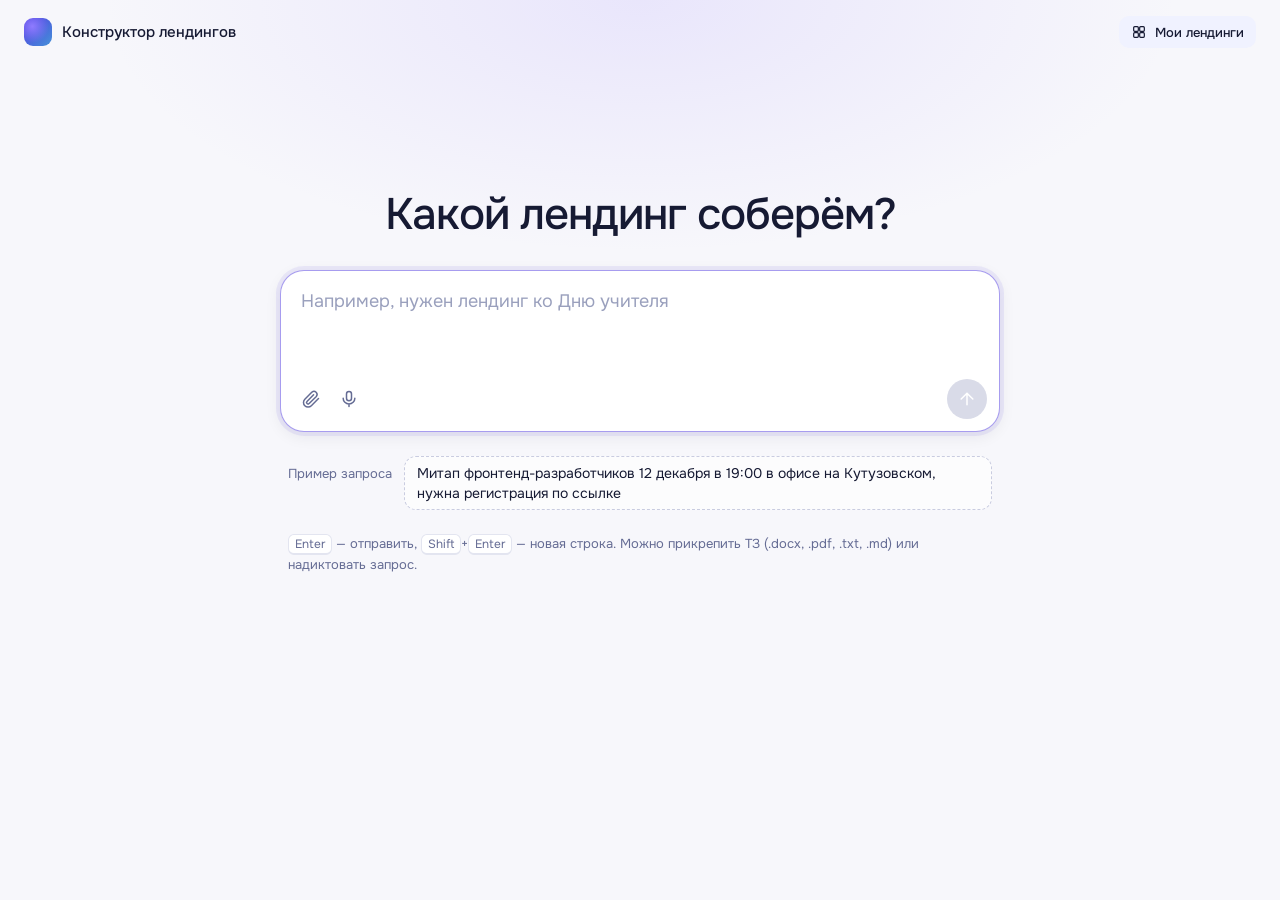
<file: index.html>
<!doctype html>
<html lang="ru">
  <head>
    <meta charset="UTF-8" />
    <meta name="viewport" content="width=device-width, initial-scale=1.0" />
    <link rel="preconnect" href="https://fonts.googleapis.com" />
    <link rel="preconnect" href="https://fonts.gstatic.com" crossorigin />
    <link href="https://fonts.googleapis.com/css2?family=Onest:wght@400;500;600&display=swap" rel="stylesheet" />
    <title>Конструктор лендингов</title>
    <script type="module" crossorigin src="./assets/index-DsHdBuKh.js"></script>
    <link rel="modulepreload" crossorigin href="./assets/rolldown-runtime-pP25SEvz.js">
    <link rel="stylesheet" crossorigin href="./assets/index-BCWPfEi2.css">
  </head>
  <body>
    <div id="root"></div>
  </body>
</html>
</file>
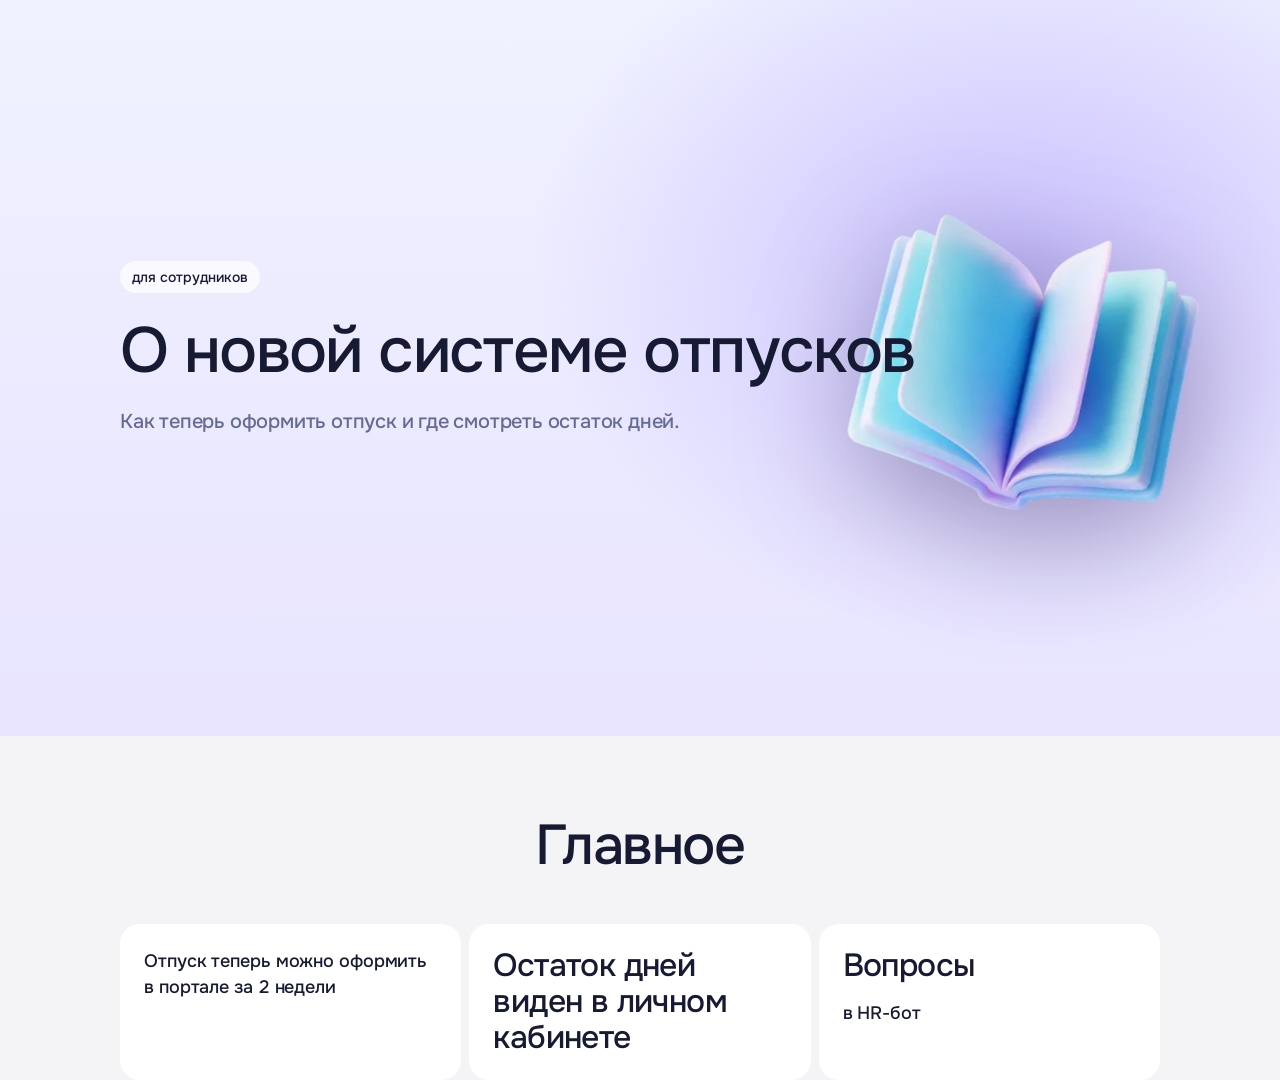
<file: p/o-novoy-sisteme-otpuskov-mw9pmdba/index.html>
<!doctype html>
<!--
  О новой системе отпусков
  Версия 3, опубликована 10.11.2026, 11:25:24.
  Сгенерировано в Конструкторе лендингов. Бренд-токены — в блоке :root ниже,
  стили страницы — в классах .lp-*. Адаптивность — через container queries.
-->
<html lang="ru">
<head>
<meta charset="utf-8">
<meta name="viewport" content="width=device-width, initial-scale=1">
<title>О новой системе отпусков</title>
<meta name="description" content="Как теперь оформить отпуск и где смотреть остаток дней.">
<meta name="generator" content="Landing Builder prototype">
<link rel="preconnect" href="https://fonts.googleapis.com">
<link rel="preconnect" href="https://fonts.gstatic.com" crossorigin>
<link href="https://fonts.googleapis.com/css2?family=Onest:wght@400;500;600&display=swap" rel="stylesheet">
<style>
/*
 * Бренд-токены. Значения сняты с макетов «Лендинги — Ready For Dev» (Figma).
 * Это единственное место, где задаётся фирменное оформление: и редактор,
 * и опубликованная страница, и скачиваемый HTML берут цвета, шрифты,
 * отступы и скругления отсюда.
 */
:root {
  /* Цвет */
  --color-brand: #503ae0;
  --color-brand-hover: #4330c7;
  --color-brand-soft: #e0dbff;
  --color-cta-on-dark: #4592d9;
  --color-cta-on-dark-hover: #3a80c2;
  --color-text: #161a33;
  --color-text-secondary: #656c94;
  --color-text-inverse: #ffffff;
  --color-text-inverse-secondary: rgba(255, 255, 255, 0.7);
  --color-link: #1a49c9;
  --color-bg: #f4f4f6;
  --color-bg-secondary: #f0f2ff;
  --color-surface: #ffffff;
  --color-border: #e3e5f0;
  --color-border-strong: #c9cce0;
  --color-dark: #1c172e;
  --color-dark-2: #2a1f6b;
  --color-danger: #d92d4b;
  --color-danger-soft: #fde8ec;
  --color-success: #1f9d63;

  /* Типографика */
  --font-family: 'Onest', 'Inter', -apple-system, BlinkMacSystemFont, 'Segoe UI', Roboto, Arial, sans-serif;
  --weight-regular: 400;
  --weight-medium: 500;

  --type-display-1: 64px;
  --lh-display-1: 68px;
  --ls-display-1: -1.6px;
  --type-display-2: 56px;
  --lh-display-2: 60px;
  --ls-display-2: -1.4px;
  --type-h2: 32px;
  --lh-h2: 36px;
  --ls-h2: -0.6px;
  --type-h3: 24px;
  --lh-h3: 28px;
  --ls-h3: -0.2px;
  --type-h4: 20px;
  --lh-h4: 26px;
  --type-body-l: 18px;
  --lh-body-l: 28px;
  --type-body-m: 16px;
  --lh-body-m: 24px;
  --type-body-s: 14px;
  --lh-body-s: 20px;
  --type-caption: 12px;
  --lh-caption: 16px;

  /* Отступы */
  --space-1: 4px;
  --space-2: 8px;
  --space-3: 12px;
  --space-4: 16px;
  --space-5: 20px;
  --space-6: 24px;
  --space-8: 32px;
  --space-10: 40px;
  --space-12: 48px;
  --space-16: 64px;
  --space-20: 80px;
  --space-30: 120px;

  /* Скругления */
  --radius-s: 8px;
  --radius-m: 10px;
  --radius-l: 12px;
  --radius-xl: 16px;
  --radius-card: 20px;
  --radius-panel: 24px;
  --radius-pill: 999px;

  /* Тени */
  --shadow-s: 0 1px 2px rgba(22, 26, 51, 0.06);
  --shadow-m: 0 4px 16px rgba(22, 26, 51, 0.08);
  --shadow-l: 0 12px 40px rgba(22, 26, 51, 0.12);
}

html, body { margin: 0; padding: 0; }
/*
 * Стили сгенерированного лендинга. Используются в редакторе, локальном
 * предпросмотре и скачиваемом HTML (вставляются туда вместе с tokens.css).
 * Адаптивность — через container queries: страница подстраивается под ширину
 * своего контейнера, поэтому мобильная рамка в редакторе и реальный телефон
 * показывают одну и ту же вёрстку.
 */

.lp {
  container: lp / inline-size;
  font-family: var(--font-family);
  color: var(--color-text);
  background: var(--color-bg);
  -webkit-font-smoothing: antialiased;
  font-feature-settings: 'lnum' 1, 'tnum' 1;
  overflow-wrap: break-word;
  overflow-x: clip;
}

.lp *,
.lp *::before,
.lp *::after {
  box-sizing: border-box;
}

:where(.lp) :where(h1, h2, h3, p, ul, ol) {
  margin: 0;
  padding: 0;
}

:where(.lp) :where(ul, ol) {
  list-style: none;
}

:where(.lp) img {
  display: block;
  max-width: 100%;
}

.lp-page {
  display: flex;
  flex-direction: column;
  gap: var(--space-20);
  padding-bottom: 0;
}

.lp-container {
  width: 100%;
  max-width: 1440px;
  margin: 0 auto;
  padding-inline: var(--space-30);
}

/* ——— Типографика ——— */

.lp-hero__title,
.lp-section__title,
.lp-final__title,
.lp-card__title,
.lp-card__text,
.lp-card__secondary,
.lp-card__note,
.lp-hero__subtitle,
.lp-text__p,
.lp-final__text,
.lp-section__note,
.lp-program__text {
  white-space: pre-line;
}

.lp-section__title {
  font-size: var(--type-display-2);
  line-height: var(--lh-display-2);
  letter-spacing: var(--ls-display-2);
  font-weight: var(--weight-medium);
  text-align: center;
  margin-bottom: var(--space-12);
  text-wrap: balance;
}

/* ——— Обложка ——— */

.lp-hero {
  position: relative;
  isolation: isolate;
  min-height: 736px;
  display: flex;
  align-items: center;
  padding-block: var(--space-30) 160px;
}

.lp-hero--dark {
  color: var(--color-text-inverse);
  background:
    radial-gradient(60% 80% at 78% 40%, rgba(124, 92, 255, 0.55) 0%, rgba(124, 92, 255, 0) 70%),
    radial-gradient(50% 70% at 95% 100%, rgba(69, 146, 217, 0.45) 0%, rgba(69, 146, 217, 0) 70%),
    linear-gradient(160deg, #241a5c 0%, var(--color-dark) 55%, #120e22 100%);
}

.lp-hero--light {
  color: var(--color-text);
  background:
    radial-gradient(55% 75% at 80% 35%, rgba(160, 140, 255, 0.45) 0%, rgba(160, 140, 255, 0) 70%),
    linear-gradient(180deg, var(--color-bg-secondary) 0%, #e8e4ff 100%);
}

.lp-hero__bg {
  position: absolute;
  inset: 0;
  overflow: hidden;
  z-index: -1;
  pointer-events: none;
}

.lp-hero__space {
  position: absolute;
  inset: 0;
  width: 100%;
  height: 100%;
  max-width: none;
  object-fit: cover;
  opacity: 0.55;
  mix-blend-mode: screen;
}

.lp-hero__art {
  position: absolute;
  right: max(40px, calc(50% - 640px));
  top: 50%;
  width: 440px;
  transform: translateY(-50%) rotate(-6deg);
  filter: drop-shadow(0 30px 60px rgba(20, 10, 60, 0.35));
}

.lp-hero__content {
  position: relative;
  display: flex;
  flex-direction: column;
  align-items: flex-start;
  gap: var(--space-6);
}

.lp-hero__title {
  font-size: var(--type-display-1);
  line-height: var(--lh-display-1);
  letter-spacing: var(--ls-display-1);
  font-weight: var(--weight-medium);
  max-width: 800px;
  text-wrap: balance;
}

.lp-hero__subtitle {
  font-size: var(--type-h4);
  line-height: var(--lh-h4);
  letter-spacing: -0.2px;
  font-weight: var(--weight-medium);
  max-width: 640px;
}

.lp-hero--dark .lp-hero__subtitle {
  color: var(--color-text-inverse-secondary);
}

.lp-hero--light .lp-hero__subtitle {
  color: var(--color-text-secondary);
}

.lp-hero__actions {
  margin-top: var(--space-6);
}

.lp-badges {
  display: flex;
  flex-wrap: wrap;
  gap: var(--space-2);
}

.lp-badge {
  display: inline-flex;
  align-items: center;
  min-height: 32px;
  padding: 6px var(--space-3);
  border-radius: var(--radius-xl);
  font-size: var(--type-body-s);
  line-height: var(--lh-body-s);
  font-weight: var(--weight-medium);
}

.lp-hero--dark .lp-badge {
  background: rgba(255, 255, 255, 0.1);
  backdrop-filter: blur(16px);
  color: var(--color-text-inverse);
}

.lp-hero--light .lp-badge {
  background: rgba(255, 255, 255, 0.7);
  color: var(--color-text);
}

/* ——— Кнопки ——— */

.lp-cta {
  position: relative;
  display: inline-flex;
}

.lp-btn {
  display: inline-flex;
  align-items: center;
  justify-content: center;
  min-width: 240px;
  min-height: 64px;
  padding: var(--space-4) var(--space-8);
  border-radius: var(--radius-l);
  border: 0;
  font: inherit;
  font-size: var(--type-body-l);
  line-height: var(--lh-body-l);
  font-weight: var(--weight-medium);
  text-align: center;
  text-decoration: none;
  cursor: pointer;
  transition: background-color 0.15s ease, transform 0.15s ease;
}

.lp-btn--brand {
  background: var(--color-brand);
  color: var(--color-text-inverse);
}

.lp-btn--brand:hover {
  background: var(--color-brand-hover);
}

.lp-btn--on-dark {
  background: var(--color-cta-on-dark);
  color: var(--color-text-inverse);
}

.lp-btn--on-dark:hover {
  background: var(--color-cta-on-dark-hover);
}

.lp-btn:focus-visible {
  outline: 3px solid var(--color-brand-soft);
  outline-offset: 3px;
}

.lp-btn.is-disabled {
  opacity: 0.6;
  cursor: not-allowed;
}

/* ——— Секции ——— */

.lp-section__note {
  margin-top: var(--space-6);
  text-align: center;
  font-size: var(--type-body-l);
  line-height: var(--lh-body-l);
  color: var(--color-text-secondary);
}

.lp-section__actions {
  display: flex;
  justify-content: center;
  margin-top: var(--space-8);
}

.lp-card {
  height: 100%;
  display: flex;
  flex-direction: column;
  gap: var(--space-4);
  padding: var(--space-6);
  border-radius: var(--radius-card);
  background: var(--color-surface);
}

.lp-card--step {
  padding: var(--space-5);
}

.lp-card__accent {
  font-size: var(--type-h2);
  line-height: var(--lh-h2);
  letter-spacing: var(--ls-h2);
  font-weight: var(--weight-medium);
}

.lp-card__accent--brand {
  color: var(--color-brand);
}

.lp-card__text {
  font-size: var(--type-body-l);
  line-height: var(--lh-h4);
  letter-spacing: -0.1px;
  font-weight: var(--weight-medium);
}

.lp-card__note {
  margin-top: var(--space-2);
  font-size: var(--type-body-m);
  line-height: var(--lh-body-m);
}

.lp-card__title {
  font-size: var(--type-h3);
  line-height: var(--lh-h3);
  letter-spacing: var(--ls-h3);
  font-weight: var(--weight-medium);
}

.lp-card__secondary {
  font-size: var(--type-body-m);
  line-height: var(--lh-body-m);
  color: var(--color-text-secondary);
}

.lp-cards,
.lp-steps {
  display: grid;
  grid-template-columns: repeat(auto-fit, minmax(240px, 1fr));
  gap: var(--space-2);
}

.lp-steps {
  grid-template-columns: repeat(auto-fit, minmax(220px, 1fr));
}

/* Таймлайн «Важные даты» */
.lp-dates {
  display: grid;
  grid-template-columns: repeat(auto-fit, minmax(240px, 1fr));
  gap: var(--space-2);
}

.lp-dates__item {
  position: relative;
  padding-top: var(--space-10);
}

.lp-dates__item::before {
  content: '';
  position: absolute;
  top: 0;
  left: var(--space-2);
  width: 24px;
  height: 24px;
  border-radius: 50%;
  background: var(--color-brand-soft);
  z-index: 1;
}

.lp-dates__item::after {
  content: '';
  position: absolute;
  top: 10px;
  left: 0;
  right: calc(var(--space-2) * -1);
  height: 4px;
  border-radius: 2px;
  background: var(--color-brand-soft);
}

.lp-dates__item:last-child::after {
  right: 0;
}

/* Программа события */
.lp-program {
  display: flex;
  flex-direction: column;
  gap: var(--space-2);
  max-width: 960px;
  margin: 0 auto;
}

.lp-program__row {
  display: grid;
  grid-template-columns: 180px 1fr;
  gap: var(--space-6);
  align-items: baseline;
  padding: var(--space-6);
  border-radius: var(--radius-card);
  background: var(--color-surface);
}

.lp-program__time {
  font-size: var(--type-h3);
  line-height: var(--lh-h3);
  letter-spacing: var(--ls-h3);
  font-weight: var(--weight-medium);
  color: var(--color-brand);
}

.lp-program__text {
  font-size: var(--type-body-l);
  line-height: var(--lh-body-l);
}

/* Текстовый блок */
.lp-text {
  max-width: 1040px;
  display: flex;
  flex-direction: column;
  align-items: center;
}

.lp-text .lp-section__title {
  margin-bottom: var(--space-6);
}

.lp-text__p {
  width: 100%;
  max-width: 800px;
  text-align: center;
  font-size: var(--type-body-l);
  line-height: var(--lh-body-l);
  color: var(--color-text-secondary);
}

.lp-text__p + .lp-text__p {
  margin-top: var(--space-4);
}

/* Финальный CTA */
.lp-final {
  position: relative;
  isolation: isolate;
  overflow: hidden;
  min-height: 560px;
  display: flex;
  align-items: center;
  padding-block: var(--space-20) 200px;
  color: var(--color-text-inverse);
  background:
    radial-gradient(50% 60% at 50% 0%, rgba(124, 92, 255, 0.45) 0%, rgba(124, 92, 255, 0) 70%),
    linear-gradient(180deg, #2a1f6b 0%, var(--color-dark) 100%);
}

.lp-final__bg {
  position: absolute;
  inset: 0;
  z-index: -1;
  pointer-events: none;
}

.lp-final__space {
  position: absolute;
  inset: 0;
  width: 100%;
  height: 100%;
  max-width: none;
  object-fit: cover;
  opacity: 0.5;
  mix-blend-mode: screen;
  transform: scaleY(-1);
}

.lp-final__art {
  position: absolute;
  width: 300px;
  filter: drop-shadow(0 20px 40px rgba(10, 5, 40, 0.4));
}

.lp-final__art--left {
  left: -20px;
  bottom: -40px;
  transform: rotate(-8deg);
}

.lp-final__art--right {
  right: -10px;
  bottom: -30px;
  width: 260px;
  transform: rotate(12deg);
}

.lp-final__content {
  position: relative;
  display: flex;
  flex-direction: column;
  align-items: center;
  gap: var(--space-5);
  text-align: center;
}

.lp-final__title {
  max-width: 800px;
  font-size: var(--type-display-2);
  line-height: var(--lh-display-2);
  letter-spacing: var(--ls-display-2);
  font-weight: var(--weight-medium);
  text-wrap: balance;
}

.lp-final__text {
  max-width: 800px;
  font-size: var(--type-h3);
  line-height: 32px;
  letter-spacing: -0.2px;
  font-weight: var(--weight-medium);
  color: var(--color-text-inverse-secondary);
}

.lp-final__actions {
  margin-top: var(--space-10);
}

/* Каркас во время сборки */
.lp-skeleton {
  padding-block: var(--space-6);
}

.lp-skeleton--hero {
  min-height: 600px;
  padding-block: var(--space-30);
  background: linear-gradient(160deg, #e9e6fb 0%, #f1f0f8 100%);
}

.lp-skeleton--final {
  min-height: 360px;
  padding-block: var(--space-20);
  background: #ebe9f6;
}

.lp-skeleton .lp-container {
  display: flex;
  flex-direction: column;
  gap: var(--space-4);
}

.lp-skeleton:not(.lp-skeleton--hero) .lp-container {
  align-items: center;
}

.lp-skel {
  display: block;
  border-radius: var(--radius-l);
  background: linear-gradient(90deg, #e3e1f0 0%, #f2f1f8 50%, #e3e1f0 100%);
  background-size: 200% 100%;
  animation: lp-shimmer 1.2s ease-in-out infinite;
}

.lp-skel--badge { width: 140px; height: 32px; border-radius: var(--radius-xl); }
.lp-skel--h1 { width: min(720px, 90%); height: 56px; }
.lp-skel--short { width: min(420px, 60%); }
.lp-skel--p { width: min(560px, 80%); height: 24px; margin-top: var(--space-2); }
.lp-skel--btn { width: 240px; height: 64px; margin-top: var(--space-6); }
.lp-skel--h2 { width: min(480px, 70%); height: 48px; margin-bottom: var(--space-6); }
.lp-skel--card { flex: 1; height: 200px; border-radius: var(--radius-card); }

.lp-skel-row {
  display: flex;
  gap: var(--space-2);
  width: 100%;
}

@keyframes lp-shimmer {
  from { background-position: 100% 0; }
  to { background-position: -100% 0; }
}

@media (prefers-reduced-motion: reduce) {
  .lp-skel { animation: none; }
}

/* ——— Планшет ——— */
@container lp (max-width: 1100px) {
  .lp-container { padding-inline: var(--space-10); }
  .lp-hero__title { font-size: 52px; line-height: 56px; letter-spacing: -1.2px; max-width: 620px; }
  .lp-hero__art { width: 320px; right: 24px; opacity: 0.9; }
  .lp-section__title,
  .lp-final__title { font-size: 44px; line-height: 48px; letter-spacing: -1px; }
  .lp-final__art { width: 220px; }
  .lp-final__art--right { width: 190px; }
}

/* ——— Мобильный ——— */
@container lp (max-width: 720px) {
  .lp-page { gap: var(--space-16); }
  .lp-container { padding-inline: var(--space-5); }

  .lp-hero {
    min-height: 0;
    align-items: flex-start;
    padding-block: var(--space-12) 220px;
  }
  .lp-hero__art {
    top: auto;
    bottom: -10px;
    right: 50%;
    width: 220px;
    transform: translateX(50%) rotate(-6deg);
  }
  .lp-hero__title { font-size: 36px; line-height: 40px; letter-spacing: -0.8px; }
  .lp-hero__subtitle { font-size: var(--type-body-l); line-height: 24px; }
  .lp-hero__actions { margin-top: var(--space-2); width: 100%; }

  .lp-section__title,
  .lp-final__title { font-size: 32px; line-height: 36px; letter-spacing: -0.6px; margin-bottom: var(--space-8); }
  .lp-final__title { margin-bottom: 0; }
  .lp-text .lp-section__title { margin-bottom: var(--space-4); }

  .lp-cta { width: 100%; }
  .lp-btn { width: 100%; min-width: 0; min-height: 56px; }
  .lp-section__actions .lp-cta { width: 100%; }

  .lp-card__accent { font-size: var(--type-h3); line-height: var(--lh-h3); letter-spacing: var(--ls-h3); }
  .lp-card { padding: var(--space-5); }

  .lp-dates { grid-template-columns: 1fr; gap: var(--space-3); }
  .lp-dates__item { padding-top: 0; padding-left: var(--space-10); }
  .lp-dates__item::before { top: var(--space-5); left: 0; }
  .lp-dates__item::after {
    top: var(--space-5);
    bottom: calc(var(--space-3) * -1 - var(--space-5));
    left: 10px;
    right: auto;
    width: 4px;
    height: auto;
  }
  .lp-dates__item:last-child::after { display: none; }

  .lp-program__row { grid-template-columns: 1fr; gap: var(--space-2); padding: var(--space-5); }
  .lp-program__time { font-size: var(--type-h4); line-height: var(--lh-h4); }

  .lp-text__p { text-align: left; font-size: var(--type-body-m); line-height: var(--lh-body-m); }

  .lp-final { min-height: 0; padding-block: var(--space-16) 180px; }
  .lp-final__text { font-size: var(--type-body-l); line-height: 24px; }
  .lp-final__actions { margin-top: var(--space-4); width: 100%; }
  .lp-final__art { width: 150px; }
  .lp-final__art--left { left: -30px; bottom: -30px; }
  .lp-final__art--right { width: 130px; right: -20px; bottom: -20px; }

  .lp-skel-row { flex-direction: column; }
}

</style>
</head>
<body>
<div class="lp lp--export" lang="ru"><main class="lp-page"><section class="lp-hero lp-hero--light" data-section="s2"><div class="lp-hero__bg" aria-hidden="true"><img class="lp-hero__art lp-hero__art--book" src="[data-uri]" alt=""/></div><div class="lp-container lp-hero__content"><ul class="lp-badges"><li class="lp-badge-item"><span class="lp-badge">для сотрудников</span></li></ul><h1 class="lp-hero__title">О новой системе отпусков</h1><p class="lp-hero__subtitle">Как теперь оформить отпуск и где смотреть остаток дней.</p></div></section><section class="lp-section" data-section="s8"><div class="lp-container"><h2 class="lp-section__title">Главное</h2><ul class="lp-cards"><li class="lp-cards__item"><div class="lp-card"><p class="lp-card__text">Отпуск теперь можно оформить в портале за 2 недели</p></div></li><li class="lp-cards__item"><div class="lp-card"><h3 class="lp-card__accent">Остаток дней виден в личном кабинете</h3></div></li><li class="lp-cards__item"><div class="lp-card"><h3 class="lp-card__accent">Вопросы</h3><p class="lp-card__text">в HR-бот</p></div></li></ul></div></section></main></div>
</body>
</html>
</file>
<file: assets/index-BCWPfEi2.css>
:root{--color-brand:#503ae0;--color-brand-hover:#4330c7;--color-brand-soft:#e0dbff;--color-cta-on-dark:#4592d9;--color-cta-on-dark-hover:#3a80c2;--color-text:#161a33;--color-text-secondary:#656c94;--color-text-inverse:#fff;--color-text-inverse-secondary:#ffffffb3;--color-link:#1a49c9;--color-bg:#f4f4f6;--color-bg-secondary:#f0f2ff;--color-surface:#fff;--color-border:#e3e5f0;--color-border-strong:#c9cce0;--color-dark:#1c172e;--color-dark-2:#2a1f6b;--color-danger:#d92d4b;--color-danger-soft:#fde8ec;--color-success:#1f9d63;--font-family:"Onest", "Inter", -apple-system, BlinkMacSystemFont, "Segoe UI", Roboto, Arial, sans-serif;--weight-regular:400;--weight-medium:500;--type-display-1:64px;--lh-display-1:68px;--ls-display-1:-1.6px;--type-display-2:56px;--lh-display-2:60px;--ls-display-2:-1.4px;--type-h2:32px;--lh-h2:36px;--ls-h2:-.6px;--type-h3:24px;--lh-h3:28px;--ls-h3:-.2px;--type-h4:20px;--lh-h4:26px;--type-body-l:18px;--lh-body-l:28px;--type-body-m:16px;--lh-body-m:24px;--type-body-s:14px;--lh-body-s:20px;--type-caption:12px;--lh-caption:16px;--space-1:4px;--space-2:8px;--space-3:12px;--space-4:16px;--space-5:20px;--space-6:24px;--space-8:32px;--space-10:40px;--space-12:48px;--space-16:64px;--space-20:80px;--space-30:120px;--radius-s:8px;--radius-m:10px;--radius-l:12px;--radius-xl:16px;--radius-card:20px;--radius-panel:24px;--radius-pill:999px;--shadow-s:0 1px 2px #161a330f;--shadow-m:0 4px 16px #161a3314;--shadow-l:0 12px 40px #161a331f}.lp{font-family:var(--font-family);color:var(--color-text);background:var(--color-bg);-webkit-font-smoothing:antialiased;font-feature-settings:"lnum" 1, "tnum" 1;overflow-wrap:break-word;overflow-x:clip;container:lp/inline-size}.lp *,.lp :before,.lp :after{box-sizing:border-box}:where(.lp) :where(h1,h2,h3,p,ul,ol){margin:0;padding:0}:where(.lp) :where(ul,ol){list-style:none}:where(.lp) img{max-width:100%;display:block}.lp-page{--lp-gap:var(--space-20);gap:var(--lp-gap);flex-direction:column;padding-bottom:0;display:flex}.lp-container{width:100%;max-width:1440px;padding-inline:var(--space-30);margin:0 auto}.lp-hero__title,.lp-section__title,.lp-final__title,.lp-card__title,.lp-card__text,.lp-card__secondary,.lp-card__note,.lp-hero__subtitle,.lp-text__p,.lp-final__text,.lp-section__note,.lp-program__text{white-space:pre-line}.lp-section__title{font-size:var(--type-display-2);line-height:var(--lh-display-2);letter-spacing:var(--ls-display-2);font-weight:var(--weight-medium);text-align:center;margin-bottom:var(--space-12);text-wrap:balance}.lp-hero{isolation:isolate;min-height:736px;padding-block:var(--space-30) 160px;align-items:center;display:flex;position:relative}.lp-hero--dark{color:var(--color-text-inverse);background:radial-gradient(60% 80% at 78% 40%, #7c5cff8c 0%, #7c5cff00 70%), radial-gradient(50% 70% at 95% 100%, #4592d973 0%, #4592d900 70%), linear-gradient(160deg, #241a5c 0%, var(--color-dark) 55%, #120e22 100%)}.lp-hero--light{color:var(--color-text);background:radial-gradient(55% 75% at 80% 35%, #a08cff73 0%, #a08cff00 70%), linear-gradient(180deg, var(--color-bg-secondary) 0%, #e8e4ff 100%)}.lp-hero__bg{z-index:-1;pointer-events:none;position:absolute;inset:0;overflow:hidden}.lp-hero__space{object-fit:cover;opacity:.55;mix-blend-mode:screen;width:100%;max-width:none;height:100%;position:absolute;inset:0}.lp-hero__art{filter:drop-shadow(0 30px 60px #140a3c59);width:440px;position:absolute;top:50%;right:max(40px,50% - 640px);transform:translateY(-50%)rotate(-6deg)}.lp-hero__content{align-items:flex-start;gap:var(--space-6);flex-direction:column;display:flex;position:relative}.lp-hero__title{font-size:var(--type-display-1);line-height:var(--lh-display-1);letter-spacing:var(--ls-display-1);font-weight:var(--weight-medium);text-wrap:balance;max-width:800px}.lp-hero__subtitle{font-size:var(--type-h4);line-height:var(--lh-h4);letter-spacing:-.2px;font-weight:var(--weight-medium);max-width:640px}.lp-hero--dark .lp-hero__subtitle{color:var(--color-text-inverse-secondary)}.lp-hero--light .lp-hero__subtitle{color:var(--color-text-secondary)}.lp-hero__actions{margin-top:var(--space-6)}.lp-badges{gap:var(--space-2);flex-wrap:wrap;display:flex}.lp-badge{min-height:32px;padding:6px var(--space-3);border-radius:var(--radius-xl);font-size:var(--type-body-s);line-height:var(--lh-body-s);font-weight:var(--weight-medium);align-items:center;display:inline-flex}.lp-hero--dark .lp-badge{-webkit-backdrop-filter:blur(16px);backdrop-filter:blur(16px);color:var(--color-text-inverse);background:#ffffff1a}.lp-hero--light .lp-badge{color:var(--color-text);background:#ffffffb3}.lp-cta{display:inline-flex;position:relative}.lp-btn{min-width:240px;min-height:64px;padding:var(--space-4) var(--space-8);border-radius:var(--radius-l);font:inherit;font-size:var(--type-body-l);line-height:var(--lh-body-l);font-weight:var(--weight-medium);text-align:center;cursor:pointer;border:0;justify-content:center;align-items:center;text-decoration:none;transition:background-color .15s,transform .15s;display:inline-flex}.lp-btn--brand{background:var(--color-brand);color:var(--color-text-inverse)}.lp-btn--brand:hover{background:var(--color-brand-hover)}.lp-btn--on-dark{background:var(--color-cta-on-dark);color:var(--color-text-inverse)}.lp-btn--on-dark:hover{background:var(--color-cta-on-dark-hover)}.lp-btn:focus-visible{outline:3px solid var(--color-brand-soft);outline-offset:3px}.lp-btn.is-disabled{opacity:.6;cursor:not-allowed}.lp-section__note{margin-top:var(--space-6);text-align:center;font-size:var(--type-body-l);line-height:var(--lh-body-l);color:var(--color-text-secondary)}.lp-section__actions{margin-top:var(--space-8);justify-content:center;display:flex}.lp-card{gap:var(--space-4);height:100%;padding:var(--space-6);border-radius:var(--radius-card);background:var(--color-surface);flex-direction:column;display:flex}.lp-card--step{padding:var(--space-5)}.lp-card__accent{font-size:var(--type-h2);line-height:var(--lh-h2);letter-spacing:var(--ls-h2);font-weight:var(--weight-medium)}.lp-card__accent--brand{color:var(--color-brand)}.lp-card__text{font-size:var(--type-body-l);line-height:var(--lh-h4);letter-spacing:-.1px;font-weight:var(--weight-medium)}.lp-card__note{margin-top:var(--space-2);font-size:var(--type-body-m);line-height:var(--lh-body-m)}.lp-card__title{font-size:var(--type-h3);line-height:var(--lh-h3);letter-spacing:var(--ls-h3);font-weight:var(--weight-medium)}.lp-card__secondary{font-size:var(--type-body-m);line-height:var(--lh-body-m);color:var(--color-text-secondary)}.lp-cards,.lp-steps{gap:var(--space-2);grid-template-columns:repeat(auto-fit,minmax(240px,1fr));display:grid}.lp-steps{grid-template-columns:repeat(auto-fit,minmax(220px,1fr))}.lp-dates{gap:var(--space-2);grid-template-columns:repeat(auto-fit,minmax(240px,1fr));display:grid}.lp-dates__item{padding-top:var(--space-10);position:relative}.lp-dates__item:before{content:"";top:0;left:var(--space-2);background:var(--color-brand-soft);z-index:1;border-radius:50%;width:24px;height:24px;position:absolute}.lp-dates__item:after{content:"";top:10px;left:0;right:calc(var(--space-2) * -1);background:var(--color-brand-soft);border-radius:2px;height:4px;position:absolute}.lp-dates__item:last-child:after{right:0}.lp-program{gap:var(--space-2);flex-direction:column;max-width:960px;margin:0 auto;display:flex}.lp-program__row{gap:var(--space-6);padding:var(--space-6);border-radius:var(--radius-card);background:var(--color-surface);grid-template-columns:180px 1fr;align-items:baseline;display:grid}.lp-program__time{font-size:var(--type-h3);line-height:var(--lh-h3);letter-spacing:var(--ls-h3);font-weight:var(--weight-medium);color:var(--color-brand)}.lp-program__text{font-size:var(--type-body-l);line-height:var(--lh-body-l)}.lp-text{flex-direction:column;align-items:center;max-width:1040px;display:flex}.lp-text .lp-section__title{margin-bottom:var(--space-6)}.lp-text__p{text-align:center;width:100%;max-width:800px;font-size:var(--type-body-l);line-height:var(--lh-body-l);color:var(--color-text-secondary)}.lp-text__p+.lp-text__p{margin-top:var(--space-4)}.lp-final{isolation:isolate;min-height:560px;padding-block:var(--space-20) 200px;color:var(--color-text-inverse);background:radial-gradient(50% 60% at 50% 0%, #7c5cff73 0%, #7c5cff00 70%), linear-gradient(180deg, #2a1f6b 0%, var(--color-dark) 100%);align-items:center;display:flex;position:relative;overflow:hidden}.lp-final__bg{z-index:-1;pointer-events:none;position:absolute;inset:0}.lp-final__space{object-fit:cover;opacity:.5;mix-blend-mode:screen;width:100%;max-width:none;height:100%;position:absolute;inset:0;transform:scaleY(-1)}.lp-final__art{filter:drop-shadow(0 20px 40px #0a052866);width:300px;position:absolute}.lp-final__art--left{bottom:-40px;left:-20px;transform:rotate(-8deg)}.lp-final__art--right{width:260px;bottom:-30px;right:-10px;transform:rotate(12deg)}.lp-final__content{align-items:center;gap:var(--space-5);text-align:center;flex-direction:column;display:flex;position:relative}.lp-final__title{max-width:800px;font-size:var(--type-display-2);line-height:var(--lh-display-2);letter-spacing:var(--ls-display-2);font-weight:var(--weight-medium);text-wrap:balance}.lp-final__text{max-width:800px;font-size:var(--type-h3);letter-spacing:-.2px;line-height:32px;font-weight:var(--weight-medium);color:var(--color-text-inverse-secondary)}.lp-final__actions{margin-top:var(--space-10)}.lp-card__body{gap:var(--space-4);flex-direction:column;min-width:0;display:flex}.lp-hero--center .lp-hero__content,.lp-hero--cover .lp-hero__content{text-align:center;align-items:center}.lp-hero--center .lp-badges,.lp-hero--cover .lp-badges{justify-content:center}.lp-hero--center,.lp-hero--cover{min-height:640px;padding-block:var(--space-30)}.lp-hero--cover .lp-hero__art{opacity:.24;filter:blur(1px);width:760px;right:50%;transform:translate(50%,-50%)rotate(-6deg)}.lp-list{gap:var(--space-2);flex-direction:column;max-width:960px;margin:0 auto;display:flex}.lp-list .lp-card{gap:var(--space-6);grid-template-columns:240px 1fr;align-items:baseline;display:grid}.lp-steps--column{grid-template-columns:1fr;max-width:960px;margin:0 auto}.lp-steps--column .lp-card--step{align-items:flex-start;gap:var(--space-5);flex-direction:row}.lp-steps__num{background:var(--color-brand);width:48px;height:48px;color:var(--color-text-inverse);font-size:var(--type-h4);line-height:1;font-weight:var(--weight-medium);border-radius:50%;flex:none;place-items:center;display:grid}.lp-card__title--brand{color:var(--color-brand)}.lp-text__body{flex-direction:column;align-items:center;width:100%;display:flex}.lp-text--columns,.lp-text--media{align-items:start;column-gap:var(--space-12);max-width:1200px;display:grid}.lp-text--columns{grid-template-columns:minmax(0,1fr) minmax(0,1.4fr)}.lp-text--media{grid-template:"art title""art body"1fr/minmax(0,440px) minmax(0,1fr);align-items:center}.lp-text--columns .lp-section__title,.lp-text--media .lp-section__title{text-align:left;margin-bottom:var(--space-6)}.lp-text--columns .lp-text__body,.lp-text--media .lp-text__body{align-items:stretch}.lp-text--columns .lp-text__p,.lp-text--media .lp-text__p{text-align:left;max-width:none}.lp-text--media .lp-text__art{filter:drop-shadow(0 24px 48px #140a3c2e);grid-area:art;justify-self:center;width:100%;max-width:440px}.lp-text--media .lp-section__title{grid-area:title;align-self:end}.lp-text--media .lp-text__body{grid-area:body;align-self:start}.lp-final--plain{min-height:440px;padding-block:var(--space-20)}.lp-faq{gap:var(--space-2);margin:0;display:grid}.lp-faq--list{max-width:960px;margin-inline:auto}.lp-faq--columns{grid-template-columns:repeat(2,minmax(0,1fr))}.lp-faq__item{gap:var(--space-3)}.lp-faq__q{font-size:var(--type-h4);line-height:var(--lh-h4);font-weight:var(--weight-medium);white-space:pre-line}.lp-faq__a{font-size:var(--type-body-l);line-height:var(--lh-body-l);color:var(--color-text-secondary);white-space:pre-line;margin:0}.lp-quote{gap:var(--space-6);flex-direction:column;max-width:960px;margin:0 auto;display:flex}.lp-quote__body{margin:0}.lp-quote__text{font-size:var(--type-h2);line-height:var(--lh-h2);letter-spacing:var(--ls-h2);font-weight:var(--weight-medium);white-space:pre-line;text-wrap:balance}.lp-quote--center{text-align:center;align-items:center}.lp-quote--center .lp-quote__text:not(.is-empty):before{content:"«";color:var(--color-brand)}.lp-quote--center .lp-quote__text:not(.is-empty):after{content:"»";color:var(--color-brand)}.lp-quote--card{padding:var(--space-12);border-radius:var(--radius-card);background:var(--color-surface);border-left:6px solid var(--color-brand)}.lp-quote__by{gap:var(--space-1);flex-direction:column;display:flex}.lp-quote__name{font-size:var(--type-body-l);line-height:var(--lh-body-l);font-weight:var(--weight-medium)}.lp-quote__role{font-size:var(--type-body-m);line-height:var(--lh-body-m);color:var(--color-text-secondary)}.lp-stats{gap:var(--space-2);grid-template-columns:repeat(auto-fit,minmax(200px,1fr));display:grid}.lp-stats__item{gap:var(--space-2);flex-direction:column;min-width:0;display:flex}.lp-stats--row .lp-stats__item{text-align:center;padding:var(--space-4) var(--space-6);align-items:center}.lp-stats--row .lp-stats__item+.lp-stats__item{border-left:1px solid var(--color-border)}.lp-stats--cards .lp-stats__item{padding:var(--space-6);border-radius:var(--radius-card);background:var(--color-surface)}.lp-stats__value{font-size:var(--type-display-2);line-height:var(--lh-display-2);letter-spacing:var(--ls-display-2);font-weight:var(--weight-medium);color:var(--color-brand)}.lp-stats__label{font-size:var(--type-body-l);line-height:var(--lh-body-l);color:var(--color-text-secondary);white-space:pre-line}.lp-skeleton{padding-block:var(--space-6)}.lp-skeleton--hero{min-height:600px;padding-block:var(--space-30);background:linear-gradient(160deg,#e9e6fb 0%,#f1f0f8 100%)}.lp-skeleton--final{min-height:360px;padding-block:var(--space-20);background:#ebe9f6}.lp-skeleton .lp-container{gap:var(--space-4);flex-direction:column;display:flex}.lp-skeleton:not(.lp-skeleton--hero) .lp-container{align-items:center}.lp-skel{border-radius:var(--radius-l);background:linear-gradient(90deg,#e3e1f0 0%,#f2f1f8 50%,#e3e1f0 100%) 0 0/200% 100%;animation:1.2s ease-in-out infinite lp-shimmer;display:block}.lp-skel--badge{border-radius:var(--radius-xl);width:140px;height:32px}.lp-skel--h1{width:min(720px,90%);height:56px}.lp-skel--short{width:min(420px,60%)}.lp-skel--p{width:min(560px,80%);height:24px;margin-top:var(--space-2)}.lp-skel--btn{width:240px;height:64px;margin-top:var(--space-6)}.lp-skel--h2{width:min(480px,70%);height:48px;margin-bottom:var(--space-6)}.lp-skel--card{border-radius:var(--radius-card);flex:1;height:200px}.lp-skel-row{gap:var(--space-2);width:100%;display:flex}@keyframes lp-shimmer{0%{background-position:100% 0}to{background-position:-100% 0}}@media (prefers-reduced-motion:reduce){.lp-skel{animation:none}}@container lp (width<=1100px){.lp-container{padding-inline:var(--space-10)}.lp-hero__title{letter-spacing:-1.2px;max-width:620px;font-size:52px;line-height:56px}.lp-hero__art{opacity:.9;width:320px;right:24px}.lp-section__title,.lp-final__title{letter-spacing:-1px;font-size:44px;line-height:48px}.lp-final__art{width:220px}.lp-final__art--right{width:190px}.lp-hero--cover .lp-hero__art{width:560px;right:50%}.lp-text--columns,.lp-text--media{column-gap:var(--space-8)}.lp-text--media{grid-template-columns:minmax(0,300px) minmax(0,1fr)}.lp-quote__text{font-size:var(--type-h3);line-height:var(--lh-h3)}.lp-stats__value{letter-spacing:-1px;font-size:44px;line-height:48px}}@container lp (width<=720px){.lp-page{--lp-gap:var(--space-16)}.lp-container{padding-inline:var(--space-5)}.lp-hero{min-height:0;padding-block:var(--space-12) 220px;align-items:flex-start}.lp-hero__art{width:220px;top:auto;bottom:-10px;right:50%;transform:translate(50%)rotate(-6deg)}.lp-hero__title{letter-spacing:-.8px;font-size:36px;line-height:40px}.lp-hero__subtitle{font-size:var(--type-body-l);line-height:24px}.lp-hero__actions{margin-top:var(--space-2);width:100%}.lp-section__title,.lp-final__title{letter-spacing:-.6px;margin-bottom:var(--space-8);font-size:32px;line-height:36px}.lp-final__title{margin-bottom:0}.lp-text .lp-section__title{margin-bottom:var(--space-4)}.lp-cta{width:100%}.lp-btn{width:100%;min-width:0;min-height:56px}.lp-section__actions .lp-cta{width:100%}.lp-card__accent{font-size:var(--type-h3);line-height:var(--lh-h3);letter-spacing:var(--ls-h3)}.lp-card{padding:var(--space-5)}.lp-dates{gap:var(--space-3);grid-template-columns:1fr}.lp-dates__item{padding-top:0;padding-left:var(--space-10)}.lp-dates__item:before{top:var(--space-5);left:0}.lp-dates__item:after{top:var(--space-5);bottom:calc(var(--space-3) * -1 - var(--space-5));width:4px;height:auto;left:10px;right:auto}.lp-dates__item:last-child:after{display:none}.lp-program__row{gap:var(--space-2);padding:var(--space-5);grid-template-columns:1fr}.lp-program__time{font-size:var(--type-h4);line-height:var(--lh-h4)}.lp-text__p{text-align:left;font-size:var(--type-body-m);line-height:var(--lh-body-m)}.lp-final{min-height:0;padding-block:var(--space-16) 180px}.lp-final__text{font-size:var(--type-body-l);line-height:24px}.lp-final__actions{margin-top:var(--space-4);width:100%}.lp-final__art{width:150px}.lp-final__art--left{bottom:-30px;left:-30px}.lp-final__art--right{width:130px;bottom:-20px;right:-20px}.lp-skel-row{flex-direction:column}.lp-hero--center,.lp-hero--cover{padding-block:var(--space-16)}.lp-hero--cover .lp-hero__art{width:420px;top:50%;bottom:auto;transform:translate(50%,-50%)rotate(-6deg)}.lp-list .lp-card{gap:var(--space-2);grid-template-columns:1fr}.lp-steps__num{width:40px;height:40px}.lp-steps--column .lp-card--step{gap:var(--space-4)}.lp-text--columns,.lp-text--media{flex-direction:column;align-items:stretch;display:flex}.lp-text--media .lp-section__title,.lp-text--media .lp-text__body{align-self:stretch}.lp-text--media .lp-text__art{width:220px;margin-bottom:var(--space-6);align-self:center}.lp-final--plain{min-height:0;padding-block:var(--space-16)}.lp-faq--columns{grid-template-columns:1fr}.lp-faq__q{font-size:var(--type-body-l);line-height:var(--lh-body-l)}.lp-faq__a{font-size:var(--type-body-m);line-height:var(--lh-body-m)}.lp-quote__text{font-size:var(--type-h4);line-height:var(--lh-h4)}.lp-quote--card{padding:var(--space-6)}.lp-stats{grid-template-columns:1fr}.lp-stats--row .lp-stats__item+.lp-stats__item{border-left:0;border-top:1px solid var(--color-border)}.lp-stats__value{font-size:36px;line-height:40px}}.lp--edit .lp-editable{outline-offset:4px;cursor:text;caret-color:var(--color-brand);border-radius:6px;outline:1px solid #0000;transition:outline-color .12s,background-color .12s;position:relative}.lp--edit .lp-editable:hover{outline-color:#503ae066}.lp--edit .lp-editable:focus{outline:1.5px solid var(--color-brand);background:#503ae00a}.lp--edit .lp-hero--dark .lp-editable:hover,.lp--edit .lp-final .lp-editable:hover{outline-color:#ffffff73}.lp--edit .lp-hero--dark .lp-editable:focus,.lp--edit .lp-final .lp-editable:focus{caret-color:#fff;background:#ffffff0f;outline-color:#b7a8ff}.lp--edit .lp-editable.is-empty{outline:1px dashed #656c9473;min-width:6ch}.lp--edit .lp-hero--dark .lp-editable.is-empty,.lp--edit .lp-final .lp-editable.is-empty{outline-color:#ffffff59}.lp--edit .lp-editable.is-empty:before{content:attr(data-placeholder);opacity:.45;pointer-events:none}.lp--edit .lp-editable.is-empty.is-required:before{content:attr(data-placeholder) " *"}.lp--edit .lp-editable.is-invalid,.lp--edit .lp-btn.is-invalid{outline-offset:4px;outline:2px solid var(--color-danger)!important}.lp--edit .lp-editable.is-invalid{background:#d92d4b0f}.lp--edit .lp-editable.is-invalid:after{content:attr(data-error);z-index:30;border-radius:var(--radius-s);background:var(--color-danger);color:#fff;width:max-content;max-width:min(320px,80vw);font-family:var(--font-family);font-size:13px;line-height:18px;font-weight:var(--weight-medium);letter-spacing:0;text-align:left;white-space:normal;pointer-events:none;padding:6px 10px;position:absolute;top:calc(100% + 10px);left:0}.lp--edit .lp-badge.is-empty:before{opacity:.7}.lp--edit .lp-btn--editing{cursor:text}.lp--edit .lp-btn--editing .lp-btn__label{outline-offset:2px;min-width:2ch}.lp--edit .lp-cta.is-open{z-index:40}.lp-cta-pop{z-index:40;border-radius:var(--radius-l);background:var(--color-surface);width:320px;max-width:calc(100cqw - 40px);box-shadow:var(--shadow-l), 0 0 0 1px var(--color-border);color:var(--color-text);font-family:var(--font-family);text-align:left;flex-direction:column;gap:6px;padding:12px;display:flex;position:absolute;top:calc(100% + 10px);left:0}.lp-section__actions .lp-cta-pop,.lp-final__actions .lp-cta-pop{left:50%;transform:translate(-50%)}.lp-cta-pop__label{font-size:12px;line-height:16px;font-weight:var(--weight-medium);color:var(--color-text-secondary)}.lp-cta-pop__row{gap:6px;display:flex}.lp-cta-pop__input{border:1px solid var(--color-border-strong);border-radius:var(--radius-s);min-width:0;height:36px;font:inherit;color:var(--color-text);background:#fff;flex:1;padding:0 10px;font-size:14px}.lp-cta-pop__input:focus{border-color:var(--color-brand);outline:none;box-shadow:0 0 0 3px #503ae026}.lp-cta-pop__input.is-invalid{border-color:var(--color-danger);box-shadow:0 0 0 3px #d92d4b26}.lp-cta-pop__open{border-radius:var(--radius-s);background:var(--color-bg-secondary);width:36px;height:36px;color:var(--color-brand);justify-content:center;align-items:center;font-size:16px;text-decoration:none;display:inline-flex}.lp-cta-pop__hint{color:var(--color-text-secondary);font-size:12px;line-height:16px}.lp-cta-pop__hint.is-error{color:var(--color-danger);font-weight:var(--weight-medium)}@container lp (width<=720px){.lp-cta-pop{width:100%;max-width:none}.lp-section__actions .lp-cta-pop,.lp-final__actions .lp-cta-pop{left:0;transform:none}}.ed-block{position:relative}.ed-block:after{content:"";z-index:20;pointer-events:none;transition:box-shadow .12s;position:absolute;inset:0;box-shadow:inset 0 0 #0000}.ed-block:hover:after{box-shadow:inset 0 0 0 1px #503ae059}.ed-block.is-selected:after{box-shadow:inset 0 0 0 2px var(--color-brand)}.ed-block__label{z-index:21;background:var(--color-brand);color:#fff;max-width:60%;font:var(--weight-medium) 12px/16px var(--font-family);white-space:nowrap;text-overflow:ellipsis;pointer-events:none;border-bottom-right-radius:8px;padding:4px 10px;position:absolute;top:0;left:0;overflow:hidden}.ed-toolbar{z-index:35;box-shadow:var(--shadow-m), 0 0 0 1px var(--color-border);opacity:0;pointer-events:none;font-family:var(--font-family);background:#fff;border-radius:12px;gap:2px;padding:4px;transition:opacity .12s,transform .12s;display:flex;position:absolute;top:12px;right:12px;transform:translateY(-4px)}.ed-toolbar__sep{background:var(--color-border);align-self:center;width:1px;height:20px;margin:0 2px}.ed-block:hover>.ed-toolbar,.ed-block:focus-within>.ed-toolbar,.ed-block.is-selected>.ed-toolbar,.ed-toolbar.is-open{opacity:1;pointer-events:auto;transform:none}.ed-toolbar__btn{width:32px;height:32px;color:var(--color-text);cursor:pointer;background:0 0;border:0;border-radius:8px;justify-content:center;align-items:center;display:inline-flex;position:relative}.ed-toolbar__btn:hover,.ed-toolbar__btn[aria-expanded=true]{background:var(--color-bg-secondary);color:var(--color-brand)}.ed-toolbar__btn--danger:hover,.ed-toolbar__btn--danger[aria-expanded=true]{background:var(--color-danger-soft);color:var(--color-danger)}.ed-toolbar__btn[aria-disabled=true]{opacity:.35;cursor:not-allowed}.ed-toolbar__btn[aria-disabled=true]:hover{color:var(--color-text);background:0 0}.ed-toolbar__btn:focus-visible{outline:2px solid var(--color-brand);outline-offset:1px}.ed-toolbar__btn:after{content:attr(data-tip);background:var(--color-text);color:#fff;white-space:nowrap;opacity:0;pointer-events:none;border-radius:6px;padding:4px 8px;font-size:12px;line-height:16px;transition:opacity .12s .3s;position:absolute;top:calc(100% + 8px);right:0}.ed-toolbar__btn:hover:after,.ed-toolbar__btn:focus-visible:after{opacity:1}.ed-toolbar.is-open .ed-toolbar__btn:after{display:none}.ed-confirm{border-radius:var(--radius-l);width:260px;box-shadow:var(--shadow-l), 0 0 0 1px var(--color-border);color:var(--color-text);text-align:left;background:#fff;padding:14px;position:absolute;top:calc(100% + 8px);right:0}.ed-confirm__text{font-size:14px;line-height:20px;font-weight:var(--weight-medium);margin:0 0 12px}.ed-confirm__actions{gap:8px;display:flex}.ed-confirm__btn{border:1px solid var(--color-border-strong);height:32px;color:var(--color-text);font:var(--weight-medium) 13px/1 var(--font-family);cursor:pointer;background:#fff;border-radius:8px;padding:0 14px}.ed-confirm__btn--danger{border-color:var(--color-danger);background:var(--color-danger);color:#fff}.ed-confirm__btn:hover{filter:brightness(.96)}.ed-confirm__btn:focus-visible{outline:2px solid var(--color-brand);outline-offset:2px}.ed-insert{left:0;right:0;top:calc(var(--lp-gap) * -1);height:var(--lp-gap);z-index:30;justify-content:center;align-items:center;display:flex;position:absolute}.ed-insert:before{content:"";background:var(--color-brand);opacity:0;height:1px;transition:opacity .15s;position:absolute;top:50%;left:24px;right:24px}.ed-insert--start,.ed-insert--end{pointer-events:none;height:56px}.ed-insert--start{top:0}.ed-insert--end{top:auto;bottom:0}.ed-insert--start:before,.ed-insert--end:before{display:none}.ed-insert__btn{border:1px dashed var(--color-brand);border-radius:var(--radius-pill);height:32px;color:var(--color-brand);font:var(--weight-medium) 13px/1 var(--font-family);letter-spacing:0;cursor:pointer;opacity:.22;pointer-events:auto;background:#fff;align-items:center;gap:6px;padding:0 14px;transition:opacity .15s,box-shadow .15s;display:inline-flex;position:relative}.ed-insert:hover:before{opacity:.4}.ed-insert:hover .ed-insert__btn,.ed-insert__btn:focus-visible{opacity:1;box-shadow:var(--shadow-m);border-style:solid}.ed-insert__btn:focus-visible{outline:2px solid var(--color-brand);outline-offset:2px}@media (prefers-reduced-motion:reduce){.ed-toolbar,.ed-insert__btn,.ed-block:after{transition:none}}html,body,#root{height:100%}body{font-family:var(--font-family);color:var(--color-text);-webkit-font-smoothing:antialiased;background:#f7f7fb;margin:0}*,:before,:after{box-sizing:border-box}button{font:inherit;color:inherit}:focus-visible{outline:2px solid var(--color-brand);outline-offset:2px}kbd{border:1px solid var(--color-border);font:inherit;background:#fff;border-bottom-width:2px;border-radius:6px;padding:0 6px;font-size:12px;line-height:18px;display:inline-block}.btn{justify-content:center;align-items:center;gap:var(--space-2);height:40px;padding:0 var(--space-4);border-radius:var(--radius-m);font-size:var(--type-body-s);font-weight:var(--weight-medium);white-space:nowrap;cursor:pointer;border:0;text-decoration:none;transition:background-color .15s,opacity .15s;display:inline-flex}.btn:disabled{opacity:.5;cursor:default}.btn--primary{background:var(--color-brand);color:#fff}.btn--primary:hover:not(:disabled){background:var(--color-brand-hover)}.btn--secondary{background:var(--color-bg-secondary);color:var(--color-text)}.btn--secondary:hover:not(:disabled){background:#e4e7fb}.btn--ghost{color:var(--color-text-secondary);background:0 0}.btn--ghost:hover{color:var(--color-text);background:#eef0f6}.btn--sm{height:32px;padding:0 var(--space-3);font-size:13px}.icon-btn{border-radius:var(--radius-m);width:36px;height:36px;color:var(--color-text-secondary);cursor:pointer;background:0 0;border:0;flex-shrink:0;justify-content:center;align-items:center;display:inline-flex}.icon-btn:hover:not(:disabled),.icon-btn.is-active{color:var(--color-text);background:#eef0f6}.icon-btn:disabled{opacity:.4;cursor:default}.icon-btn.is-recording{background:var(--color-danger-soft);color:var(--color-danger);animation:1.4s ease-in-out infinite pulse}@keyframes pulse{50%{box-shadow:0 0 0 6px #d92d4b1f}}.chip{height:30px;padding:0 var(--space-3);border:1px solid var(--color-border);border-radius:var(--radius-pill);cursor:pointer;background:#fff;align-items:center;gap:4px;font-size:13px;display:inline-flex}.chip:hover{border-color:var(--color-brand);color:var(--color-brand)}.tag{height:22px;padding:0 var(--space-2);border-radius:var(--radius-pill);background:var(--color-brand-soft);color:var(--color-brand);font-size:12px;font-weight:var(--weight-medium);align-items:center;display:inline-flex}.app-header{height:64px;padding:0 var(--space-6);justify-content:space-between;align-items:center;display:flex}.brand{font-size:15px;font-weight:var(--weight-medium);align-items:center;gap:10px;display:inline-flex}.brand__mark{background:radial-gradient(circle at 30% 30%, #8f7bff 0%, #8f7bff00 60%), linear-gradient(135deg, var(--color-brand) 0%, var(--color-cta-on-dark) 100%);border-radius:9px;width:28px;height:28px}.composer{gap:var(--space-2);width:100%;padding:var(--space-4) var(--space-3) var(--space-3) var(--space-5);border:1px solid var(--color-border);border-radius:var(--radius-panel);box-shadow:var(--shadow-m);background:#fff;flex-direction:column;transition:border-color .15s,box-shadow .15s;display:flex}.composer:focus-within{box-shadow:var(--shadow-m), 0 0 0 4px #503ae014;border-color:#503ae080}.composer__input{width:100%;min-height:84px;padding:0 var(--space-2) 0 0;resize:none;font:inherit;font-size:var(--type-body-l);line-height:var(--lh-body-l);color:var(--color-text);background:0 0;border:0;outline:none}.composer--compact .composer__input{min-height:48px;font-size:var(--type-body-m);line-height:var(--lh-body-m)}.composer__input::placeholder{color:#9aa0bd}.composer__bar{justify-content:space-between;align-items:center;gap:var(--space-2);display:flex}.composer__tools{align-items:center;gap:2px;min-width:0;margin-left:-8px;display:flex}.composer__status{margin-left:var(--space-2);color:var(--color-text-secondary);text-overflow:ellipsis;white-space:nowrap;font-size:13px;overflow:hidden}.composer__status.is-error{color:var(--color-danger)}.send-btn{background:var(--color-brand);color:#fff;cursor:pointer;border:0;border-radius:50%;flex-shrink:0;justify-content:center;align-items:center;width:40px;height:40px;transition:background-color .15s,transform .1s;display:inline-flex}.send-btn:hover:not(:disabled){background:var(--color-brand-hover)}.send-btn:active:not(:disabled){transform:scale(.95)}.send-btn:disabled{cursor:default;background:#d9dbe8}.composer__files{gap:var(--space-2);flex-wrap:wrap;display:flex}.file-chip{align-items:center;gap:var(--space-2);border-radius:var(--radius-m);background:var(--color-bg-secondary);max-width:100%;height:36px;color:var(--color-brand);padding:0 6px 0 10px;font-size:13px;display:inline-flex}.file-chip__name{color:var(--color-text);font-weight:var(--weight-medium);text-overflow:ellipsis;white-space:nowrap;overflow:hidden}.file-chip__meta{color:var(--color-text-secondary)}.file-chip__remove{color:var(--color-text-secondary);cursor:pointer;background:0 0;border:0;border-radius:6px;padding:4px;display:inline-flex}.file-chip__remove:hover{background:#503ae01a}.intake{background:radial-gradient(60% 40% at 50% 0,#a08cff29 0%,#a08cff00 70%),#f7f7fb;flex-direction:column;min-height:100%;display:flex}.intake__start{width:100%;max-width:760px;padding:14vh var(--space-5) var(--space-12);gap:var(--space-6);flex-direction:column;margin:0 auto;display:flex}.intake__title{margin:0 0 var(--space-2);text-align:center;letter-spacing:-1px;font-size:44px;line-height:48px;font-weight:var(--weight-medium)}.intake__example{align-items:baseline;gap:var(--space-3);padding:0 var(--space-2);display:flex}.intake__example-label{color:var(--color-text-secondary);flex-shrink:0;font-size:13px}.example{border:1px dashed var(--color-border-strong);border-radius:var(--radius-l);color:var(--color-text);font-size:var(--type-body-s);line-height:var(--lh-body-s);text-align:left;cursor:pointer;background:#fff9;padding:6px 12px}.example:hover{border-color:var(--color-brand);color:var(--color-brand)}.intake__hint{padding:0 var(--space-2);color:var(--color-text-secondary);margin:0;font-size:13px;line-height:20px}.intake__chat{width:100%;max-width:760px;padding:var(--space-6) var(--space-5) 0;flex-direction:column;flex:1;margin:0 auto;display:flex}.intake__thread{flex:1}.intake__reply{padding:var(--space-4) 0 var(--space-6);gap:var(--space-3);background:linear-gradient(#f7f7fb00 0%,#f7f7fb 24px);flex-direction:column;display:flex;position:sticky;bottom:0}.intake__reply-actions{align-items:center;gap:var(--space-3);flex-wrap:wrap;display:flex}.intake__reply-note{color:var(--color-text-secondary);font-size:13px}.conversation{gap:var(--space-6);flex-direction:column;margin:0;padding:0;list-style:none;display:flex}.msg{gap:var(--space-3);display:flex}.msg--user{justify-content:flex-end}.msg__bubble{gap:var(--space-2);max-width:82%;padding:var(--space-3) var(--space-4);background:var(--color-bg-secondary);border-radius:20px 20px 6px;flex-direction:column;display:flex}.msg__file{font-size:13px;font-weight:var(--weight-medium);color:var(--color-brand);align-items:center;gap:6px;display:inline-flex}.msg__text{font-size:var(--type-body-m);line-height:var(--lh-body-m);white-space:pre-wrap;overflow-wrap:anywhere;margin:0}.msg__avatar{background:linear-gradient(135deg, var(--color-brand) 0%, var(--color-cta-on-dark) 100%);color:#fff;border-radius:50%;flex-shrink:0;justify-content:center;align-items:center;width:28px;height:28px;display:inline-flex}.msg__body{gap:var(--space-3);flex-direction:column;flex:1;min-width:0;padding-top:2px;display:flex}.facts{border:1px solid var(--color-border);border-radius:var(--radius-l);background:#fff;flex-wrap:wrap;margin:0;display:flex;overflow:hidden}.facts__row{border-right:1px solid var(--color-border);border-bottom:1px solid var(--color-border);flex:180px;margin:0 -1px -1px 0;padding:8px 12px}.facts dt{color:var(--color-text-secondary);font-size:12px;line-height:16px}.facts dd{font-size:14px;line-height:20px;font-weight:var(--weight-medium);overflow-wrap:anywhere;margin:2px 0 0}.questions{gap:var(--space-3);flex-direction:column;margin:0;padding:0 0 0 20px;display:flex}.questions__item p{font-size:var(--type-body-m);line-height:var(--lh-body-m);font-weight:var(--weight-medium);margin:0}.suggestions{margin-top:var(--space-2);flex-wrap:wrap;gap:6px;display:flex}.typing{vertical-align:middle;gap:3px;margin-left:6px;display:inline-flex}.typing i{background:var(--color-text-secondary);border-radius:50%;width:5px;height:5px;animation:1s ease-in-out infinite typing}.typing i:nth-child(2){animation-delay:.15s}.typing i:nth-child(3){animation-delay:.3s}@keyframes typing{0%,to{opacity:.25;transform:translateY(0)}50%{opacity:1;transform:translateY(-2px)}}.conversation--compact{gap:var(--space-4)}.conversation--compact .msg__text,.conversation--compact .questions__item p{font-size:13px;line-height:19px}.conversation--compact .msg__bubble{max-width:92%;padding:8px 12px}.conversation--compact .facts{grid-template-columns:1fr}.conversation--compact .facts__row{gap:var(--space-2);padding:6px 10px;display:flex}.conversation--compact .facts dt{flex-shrink:0;width:72px;line-height:18px}.conversation--compact .facts dd{margin:0;font-size:12px;line-height:18px}.conversation--compact .msg__avatar{width:24px;height:24px}.workspace{background:#e9eaf2;flex-direction:column;height:100%;display:flex}.topbar{align-items:center;gap:var(--space-4);height:64px;padding:0 var(--space-4);border-bottom:1px solid var(--color-border);background:#fff;flex-shrink:0;grid-template-columns:1fr auto 1fr;display:grid}.topbar__left,.topbar__right{align-items:center;gap:var(--space-3);min-width:0;display:flex}.topbar__right{justify-content:flex-end}.draft-name{flex-direction:column;min-width:0;display:flex}.draft-name__input{max-width:100%;height:26px;font:inherit;font-size:15px;font-weight:var(--weight-medium);color:var(--color-text);text-overflow:ellipsis;background:0 0;border:1px solid #0000;border-radius:6px;margin-left:-6px;padding:0 6px}.draft-name__input:hover{border-color:var(--color-border)}.draft-name__input:focus{border-color:var(--color-brand);background:#fff;outline:none}.draft-name__meta{color:var(--color-text-secondary);white-space:nowrap;text-overflow:ellipsis;align-items:center;gap:6px;font-size:12px;line-height:16px;display:flex;overflow:hidden}.draft-name__pub{text-overflow:ellipsis;overflow:hidden}.save-dot{background:var(--color-success);border-radius:50%;flex-shrink:0;width:6px;height:6px}.save-dot--saving{background:#e3a008}.segmented{border-radius:var(--radius-m);background:#f0f1f6;padding:3px;display:inline-flex}.segmented button{height:30px;padding:0 var(--space-3);color:var(--color-text-secondary);font-size:13px;font-weight:var(--weight-medium);cursor:pointer;white-space:nowrap;background:0 0;border:0;border-radius:8px;align-items:center;gap:6px;display:inline-flex}.segmented button.is-active{color:var(--color-text);box-shadow:var(--shadow-s), 0 0 0 1px #161a330a;background:#fff}.workspace__body{flex:1;min-height:0;display:flex;position:relative}.side-panel{z-index:60;border-right:1px solid var(--color-border);width:min(100%,340px);box-shadow:var(--shadow-l);background:#fff;flex-direction:column;animation:.2s drawer-in;display:flex;position:absolute;top:0;bottom:0;left:0}@keyframes drawer-in{0%{opacity:0;transform:translate(-24px)}}.drawer-scrim{z-index:59;background:#161a3329;animation:.2s fade-in;position:absolute;inset:0}.side-panel__head{padding:var(--space-3) var(--space-3) var(--space-2) var(--space-4);justify-content:space-between;align-items:center;display:flex}.side-panel__title{align-items:center;gap:var(--space-2);font-size:13px;font-weight:var(--weight-medium);color:var(--color-text-secondary);display:inline-flex}.side-panel__scroll{padding:0 var(--space-4) var(--space-4);flex:1;overflow-y:auto}.side-panel__foot{align-items:flex-start;gap:var(--space-2);padding:var(--space-3) var(--space-4) var(--space-4);border-top:1px solid var(--color-border);flex-direction:column;display:flex}.side-panel__tip{color:var(--color-text-secondary);margin:0;font-size:12px;line-height:18px}.side-panel__foot .btn--ghost{margin-left:-12px}.canvas{min-width:0;padding:var(--space-6);flex:1;scroll-padding:120px;overflow:auto}.frame{background:var(--color-bg);box-shadow:var(--shadow-l);margin:0 auto;transition:max-width .25s}.frame--desktop{border-radius:10px;max-width:1440px}.frame--desktop .lp{border-radius:10px}.frame--mobile{border:8px solid #1f2033;border-radius:36px;width:390px;max-width:100%}.frame--mobile .lp{border-radius:28px}.issues-banner{z-index:50;max-width:720px;margin:0 auto var(--space-4);border-radius:var(--radius-l);box-shadow:var(--shadow-m), inset 3px 0 0 var(--color-danger);background:#fff;flex-wrap:wrap;align-items:center;gap:6px 10px;padding:10px 14px;font-size:14px;line-height:20px;display:flex;position:sticky;top:0}.issues-banner strong{font-weight:var(--weight-medium);color:var(--color-danger)}.issues-banner__next{background:var(--color-danger-soft);height:28px;color:var(--color-danger);font-size:13px;font-weight:var(--weight-medium);cursor:pointer;border:0;border-radius:8px;margin-left:auto;padding:0 10px}.build-status{z-index:50;width:max-content;margin:0 auto var(--space-4);border-radius:var(--radius-pill);box-shadow:var(--shadow-m);color:var(--color-text-secondary);background:#fff;padding:6px 14px;font-size:13px;position:sticky;top:0}.dialog-backdrop{z-index:100;padding:var(--space-5);background:#161a3366;justify-content:center;align-items:center;animation:.15s fade-in;display:flex;position:fixed;inset:0}.dialog{width:100%;max-width:480px;padding:var(--space-8);border-radius:var(--radius-panel);box-shadow:var(--shadow-l);background:#fff;animation:.2s rise-in;position:relative}.dialog__close{top:var(--space-3);right:var(--space-3);position:absolute}.dialog__icon{width:44px;height:44px;color:var(--color-success);background:#e3f6ec;border-radius:50%;justify-content:center;align-items:center;display:inline-flex}.dialog__title{margin:var(--space-4) 0 var(--space-2);font-size:var(--type-h3);line-height:var(--lh-h3);letter-spacing:var(--ls-h3);font-weight:var(--weight-medium)}.dialog__text{font-size:var(--type-body-m);line-height:var(--lh-body-m);color:var(--color-text-secondary);margin:0}.share{margin:var(--space-5) 0 0;padding:var(--space-3);border-radius:var(--radius-l);background:var(--color-bg-secondary);font-size:13px;line-height:19px}.share--pending{color:var(--color-text-secondary)}.share--error{background:var(--color-danger-soft);color:var(--color-danger)}.share__label{margin-bottom:var(--space-2);font-weight:var(--weight-medium);color:var(--color-text);display:block}.share__row{align-items:center;gap:var(--space-2);display:flex}.share__input{border:1px solid var(--color-border-strong);border-radius:var(--radius-s);min-width:0;height:36px;font:inherit;color:var(--color-text);background:#fff;flex:1;padding:0 10px;font-size:13px}.share__input:focus{border-color:var(--color-brand);outline:none}.dialog__actions{gap:var(--space-2);margin-top:var(--space-6);flex-wrap:wrap;display:flex}.dialog__actions .btn{flex:1;height:44px}.dialog__notes{margin:var(--space-6) 0 0;padding:var(--space-4) 0 0;border-top:1px solid var(--color-border);gap:var(--space-2);color:var(--color-text-secondary);flex-direction:column;font-size:13px;line-height:19px;list-style:none;display:flex}.dialog__notes strong{color:var(--color-text);font-weight:var(--weight-medium);overflow-wrap:anywhere}@keyframes fade-in{0%{opacity:0}}@keyframes rise-in{0%{opacity:0;transform:translateY(8px)}}.preview-bar{z-index:10;align-items:center;gap:var(--space-3);min-height:44px;padding:8px var(--space-4);background:var(--color-text);color:#fffc;font-size:13px;line-height:18px;display:flex;position:sticky;top:0}.preview-bar__badge{border-radius:var(--radius-pill);color:var(--color-text);font-weight:var(--weight-medium);background:#ffcf5c;flex-shrink:0;padding:3px 10px}.preview-bar__text{flex:1;min-width:0}.preview-bar__action{color:#fff;cursor:pointer;background:0 0;border:1px solid #ffffff4d;border-radius:8px;flex-shrink:0;height:30px;padding:0 12px;font-size:13px}.preview-bar__action:hover{background:#ffffff1a}.preview-empty{max-width:480px;padding:0 var(--space-5);text-align:center;margin:20vh auto 0}.preview-empty h1{font-size:var(--type-h3);font-weight:var(--weight-medium)}.preview-empty p{color:var(--color-text-secondary)}@media (width<=960px){.topbar{height:auto;padding:var(--space-2) var(--space-3);row-gap:var(--space-2);grid-template-columns:1fr auto}.topbar>.segmented{grid-area:2/1/auto/-1;justify-self:center}.canvas{padding:var(--space-3)}}@media (width<=600px){.intake__title{font-size:32px;line-height:36px}.intake__start{padding-top:8vh}.intake__example{gap:var(--space-2);flex-direction:column}.topbar__right .segmented--quiet button{padding:0 8px}.draft-name__meta,.preview-bar__text{display:none}}.assistant{border-left:1px solid var(--color-border);background:#fff;flex-direction:column;flex-shrink:0;width:360px;min-height:0;display:flex}.assistant--overlay{z-index:60;width:min(100%,380px);box-shadow:var(--shadow-l);position:absolute;top:0;bottom:0;right:0}.assistant__head{padding:var(--space-3) var(--space-3) var(--space-2) var(--space-4);justify-content:space-between;align-items:center;display:flex}.assistant__title{font-size:13px;font-weight:var(--weight-medium);color:var(--color-text-secondary);align-items:center;gap:6px;display:inline-flex}.assistant__title svg{width:16px;height:16px;color:var(--color-brand)}.icon-btn--sm{width:30px;height:30px}.icon-btn--sm svg{width:16px;height:16px}.assistant__scroll{gap:var(--space-3);padding:var(--space-1) var(--space-4) var(--space-4);flex-direction:column;flex:1;display:flex;overflow-y:auto}.asst-msg{border-radius:14px;max-width:92%;padding:10px 12px;font-size:14px;line-height:20px}.asst-msg--bot{background:var(--color-bg-secondary);color:var(--color-text);border-top-left-radius:4px;align-self:flex-start}.asst-msg--me{background:var(--color-brand);color:#fff;border-top-right-radius:4px;align-self:flex-end}.chips{flex-wrap:wrap;gap:6px;display:flex}.chip--quiet{color:var(--color-text-secondary);background:0 0;border-color:#0000}.chip:focus-visible{outline:2px solid var(--color-brand);outline-offset:2px}.asst-group{gap:var(--space-2);flex-direction:column;display:flex}.asst-msg__p{margin:0}.asst-msg__p+.asst-steps{margin-top:6px}.asst-steps{margin:0;padding-left:20px}.asst-steps li+li{margin-top:4px}.asst-steps li::marker{color:var(--color-brand);font-weight:var(--weight-medium)}.asst-pick{flex-direction:column;gap:6px;display:flex}.asst-pick__label{color:var(--color-text-secondary);font-size:12px}.chip--primary{border-color:var(--color-brand);background:var(--color-brand);color:#fff}.chip--primary:hover{background:var(--color-brand-hover);color:#fff}.chip[aria-disabled=true]{opacity:.4;cursor:not-allowed}.chip[aria-disabled=true]:hover{border-color:var(--color-border);color:inherit}.chip--danger{border-color:var(--color-danger);background:var(--color-danger);color:#fff}.chip--danger:hover{color:#fff;background:#b8203b;border-color:#b8203b}.chip--sm{height:26px;padding:0 var(--space-2);font-size:12px}.asst-confirm{flex-wrap:wrap;align-items:center;gap:6px;font-size:13px;display:inline-flex}.assistant__suggest{gap:var(--space-2);padding:var(--space-3) var(--space-4) var(--space-4);border-top:1px solid var(--color-border);background:#fbfbfe;flex-direction:column;display:flex}.assistant__context{justify-content:space-between;align-items:center;gap:var(--space-2);min-width:0;color:var(--color-text-secondary);font-size:13px;display:flex}.assistant__context>span{text-overflow:ellipsis;white-space:nowrap;overflow:hidden}.assistant__context b{color:var(--color-text);font-weight:var(--weight-medium)}.assistant__locked{color:var(--color-text-secondary);margin:0;font-size:13px;line-height:18px}.dialog--picker{max-width:720px;max-height:calc(100vh - 2 * var(--space-5));padding:var(--space-6);flex-direction:column;display:flex}.dialog--picker .dialog__title{padding-right:var(--space-8);margin-top:0}.dialog--images{max-width:600px}.dialog__body{min-height:0;margin-top:var(--space-4);padding:3px;overflow-y:auto}.dialog--picker .pick-grid--layouts{gap:var(--space-3);grid-template-columns:repeat(3,minmax(0,1fr))}.dialog--library .pick-list{gap:var(--space-3);grid-template-columns:repeat(2,minmax(0,1fr));display:grid}.dialog--images .pick-grid--images{gap:var(--space-2)}@media (width<=600px){.dialog--picker{padding:var(--space-5)}.dialog--picker .pick-grid--layouts{grid-template-columns:repeat(2,minmax(0,1fr))}.dialog--library .pick-list{grid-template-columns:minmax(0,1fr)}.dialog--images .pick-grid--images{grid-template-columns:repeat(3,minmax(0,1fr))}}.asst-notice{justify-content:space-between;align-items:center;gap:var(--space-2);color:#157a4b;min-height:40px;font-size:13px;font-weight:var(--weight-medium);background:#e7f6ee;border-radius:12px;padding:4px 4px 4px 12px;display:flex}.asst-notice .chip{color:#157a4b}.asst-notice .chip:hover{background:#fff}.pick-grid--layouts{gap:var(--space-2);grid-template-columns:repeat(2,minmax(0,1fr));display:grid}.pick-card{border:1px solid var(--color-border);font:inherit;color:var(--color-text);text-align:left;cursor:pointer;background:#fff;border-radius:12px;flex-direction:column;gap:6px;padding:6px;display:flex}.pick-card:hover,.pick-img:hover,.block-card:hover{border-color:var(--color-brand)}.pick-card.is-active,.pick-img.is-active{border-color:var(--color-brand);box-shadow:0 0 0 1px var(--color-brand);cursor:default}.pick-card:focus-visible,.pick-img:focus-visible,.block-card:focus-visible{outline:2px solid var(--color-brand);outline-offset:2px}.pick-card__title{font-size:13px;line-height:18px;font-weight:var(--weight-medium);justify-content:space-between;align-items:center;gap:4px;padding:0 4px 2px;display:flex}.pick-card__check{width:14px;height:14px;color:var(--color-brand)}.pick-grid--images{grid-template-columns:repeat(5,minmax(0,1fr));gap:6px;display:grid}.pick-img{aspect-ratio:1;border:1px solid var(--color-border);background:var(--color-bg-secondary);cursor:pointer;border-radius:10px;padding:5px}.pick-img.is-active{background:var(--color-brand-soft)}.pick-img img{object-fit:contain;width:100%;height:100%}.pick-list{gap:var(--space-2);flex-direction:column;display:flex}.block-card{gap:var(--space-3);border:1px solid var(--color-border);font:inherit;color:var(--color-text);text-align:left;cursor:pointer;background:#fff;border-radius:12px;grid-template-columns:96px minmax(0,1fr);align-items:center;padding:6px;display:grid}.block-card__title{font-size:14px;line-height:20px;font-weight:var(--weight-medium);display:block}.block-card__desc{color:var(--color-text-secondary);font-size:12px;line-height:16px;display:block}.lt{aspect-ratio:16/10;background:var(--color-bg);border-radius:8px;flex-direction:column;justify-content:center;gap:4px;width:100%;padding:8px;display:flex;position:relative;overflow:hidden}.lt--dark{background:linear-gradient(160deg, #3a2c8a 0%, var(--color-dark) 100%)}.lt span{flex-shrink:0;display:block}.lt__h1,.lt__h2,.lt__line,.lt__track{background:#c9cce0;border-radius:2px}.lt--dark .lt__h1,.lt--dark .lt__h2,.lt--dark .lt__line{background:#ffffff8c}.lt__h1{width:80%;height:7px}.lt__h2{align-self:center;width:50%;height:6px;margin-bottom:2px}.lt__line{width:70%;height:3px}.lt__line--big{width:85%;height:5px}.lt__line--sm{width:35%}.lt__track{background:var(--color-brand-soft);height:2px}.lt__btn{background:var(--color-brand);border-radius:3px;width:32%;height:7px;margin-top:2px}.lt--dark .lt__btn{background:var(--color-cta-on-dark)}.lt__img{aspect-ratio:1;background:radial-gradient(circle at 38% 32%,#d9d1ff 0%,#8a76f0 55%,#5a45d8 100%);border-radius:50%;width:34%}.lt__img--bg{opacity:.35;width:60%;position:absolute;top:-12%;left:20%}.lt__img--corner-l,.lt__img--corner-r{width:24%;position:absolute;bottom:-10%}.lt__img--corner-l{left:-6%}.lt__img--corner-r{right:-6%}.lt__col{flex-direction:column;flex:1;align-items:flex-start;gap:4px;min-width:0;position:relative;display:flex!important}.lt__col--center{align-items:center}.lt__col--center .lt__h2,.lt__col--center .lt__h1{align-self:center}.lt--hero-split,.lt--text-columns,.lt--text-media{flex-direction:row;align-items:center;gap:8px}.lt--text-columns .lt__h2,.lt--text-media .lt__h2{align-self:flex-start;width:80%}.lt--text-columns .lt__line{width:100%}.lt__cards,.lt__rows{flex:1;gap:4px;min-height:0;display:flex!important}.lt__rows{flex-direction:column;gap:3px}.lt__cards--2{grid-template-columns:1fr 1fr;display:grid!important}.lt__card,.lt__rowcard{background:#fff;border-radius:4px;flex:1;position:relative;box-shadow:0 0 0 1px #e1e3ee}.lt__card--short{align-self:flex-end;height:75%}.lt__cards--2 .lt__card--short{height:auto}.lt__card--num:before,.lt__rowcard--num:before{content:"";background:var(--color-brand);border-radius:50%;width:6px;height:6px;position:absolute}.lt__card--num:before{top:4px;left:4px}.lt__rowcard--num:before{top:50%;left:4px;transform:translateY(-50%)}.lt__stat,.lt__card--stat{background:linear-gradient(var(--color-brand) 0 0) center 35% / 55% 7px no-repeat, linear-gradient(#c9cce0 0 0) center 68% / 65% 3px no-repeat;flex:1}.lt__card--stat{background-color:#fff}.lt__quote{background:var(--color-brand);border-radius:2px;width:10px;height:7px}.lt__quotecard{border-left:3px solid var(--color-brand);background:#fff;border-radius:4px;flex-direction:column;flex:1;justify-content:center;gap:4px;padding:6px 8px;display:flex!important}.lt__quotecard .lt__line{background:#c9cce0}.dialog__status{margin:var(--space-3) 0 0;color:var(--color-success);font-size:13px}.dialog__status--error{color:var(--color-danger)}.app-header__nav{align-items:center;gap:var(--space-2);display:flex}.btn--danger{background:var(--color-danger);color:#fff}.btn--danger:hover{background:#b8203b}.landings{min-height:100%}.landings__main{max-width:1240px;padding:var(--space-4) var(--space-6) var(--space-12);margin:0 auto}.landings__head{justify-content:space-between;align-items:center;gap:var(--space-4);flex-wrap:wrap;display:flex}.landings__title{font-size:var(--type-h3);font-weight:var(--weight-medium);margin:0}.landings__count{border-radius:var(--radius-pill);text-align:center;background:#161a330f;min-width:18px;padding:0 5px;font-size:12px;line-height:18px}.landings__note{margin:var(--space-2) 0 var(--space-6);color:var(--color-text-secondary);font-size:13px}.landings__grid{gap:var(--space-5);grid-template-columns:repeat(auto-fill,minmax(300px,1fr));margin:0;padding:0;list-style:none;display:grid}.landings__empty{align-items:center;gap:var(--space-3);padding:var(--space-12) var(--space-5);border:1px dashed var(--color-border);border-radius:var(--radius-panel);color:var(--color-text-secondary);text-align:center;flex-direction:column;display:flex}.landings__empty p{margin:0}.lcard{border:1px solid var(--color-border);border-radius:var(--radius-panel);background:#fff;flex-direction:column;transition:box-shadow .15s,border-color .15s;display:flex;overflow:hidden}.lcard:hover{box-shadow:var(--shadow-m)}.lcard.is-current{border-color:#503ae073}.lcard__open{cursor:pointer;background:0 0;border:0;padding:0;display:block}.lcard__open:focus-visible{outline-offset:-2px}.lcard__thumb{aspect-ratio:16/9;background:var(--color-bg);border-bottom:1px solid var(--color-border);position:relative;overflow:hidden}.lcard__page{transform-origin:0 0;pointer-events:none;position:absolute;top:0;left:0}.lcard__thumb--empty{padding:var(--space-6);color:var(--color-text-secondary);text-align:center;background:#f3f4f9;justify-content:center;align-items:center;font-size:13px;line-height:18px;display:flex}.lcard__body{gap:var(--space-2);padding:var(--space-4);flex-direction:column;flex:1;display:flex}.lcard__head{justify-content:space-between;align-items:flex-start;gap:var(--space-2);display:flex}.lcard__name{font-size:15px;line-height:20px;font-weight:var(--weight-medium);overflow-wrap:anywhere;margin:0}.lcard__current{color:var(--color-brand);flex-shrink:0;font-size:12px;line-height:20px}.lcard__meta{color:var(--color-text-secondary);flex-wrap:wrap;align-items:center;gap:6px 10px;font-size:12px;display:flex}.lcard__status{height:22px;padding:0 var(--space-2);border-radius:var(--radius-pill);color:var(--color-text-secondary);font-weight:var(--weight-medium);background:#f0f1f6;align-items:center;gap:4px;display:inline-flex}.lcard__status--handoff{color:#157a4a;background:#e3f6ec}.lcard__edited{color:#9a6700}.lcard__actions{align-items:center;gap:var(--space-1);padding-top:var(--space-2);flex-wrap:wrap;margin-top:auto;display:flex}.lcard__delete{margin-left:auto}.lcard__delete:hover{background:var(--color-danger-soft)!important;color:var(--color-danger)!important}.lcard__confirm{gap:var(--space-1);padding-top:var(--space-2);flex-direction:column;margin-top:auto;font-size:13px;line-height:18px;display:flex}.lcard__confirm .lcard__actions{justify-content:flex-end;margin-top:0}@media (width<=600px){.landings__main{padding:var(--space-2) var(--space-4) var(--space-8)}.app-header{padding:0 var(--space-4)}}
</file>
